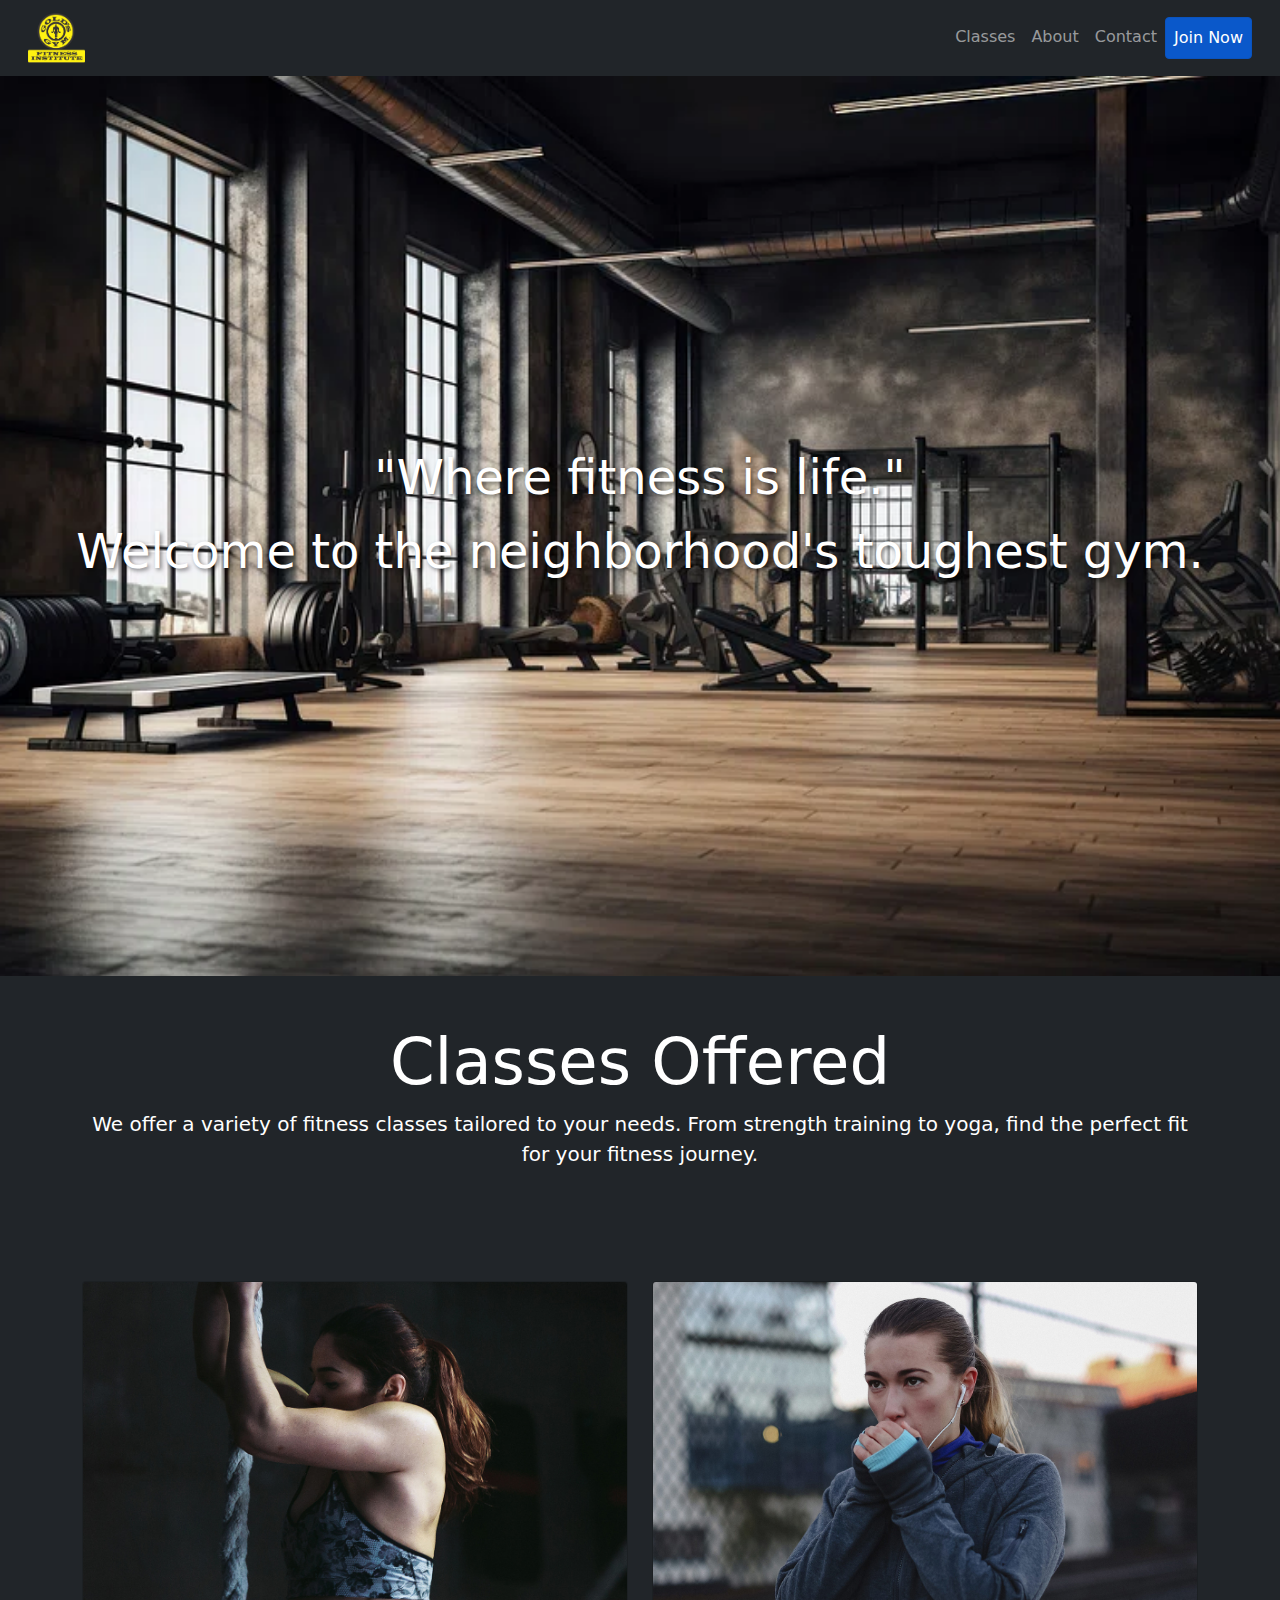
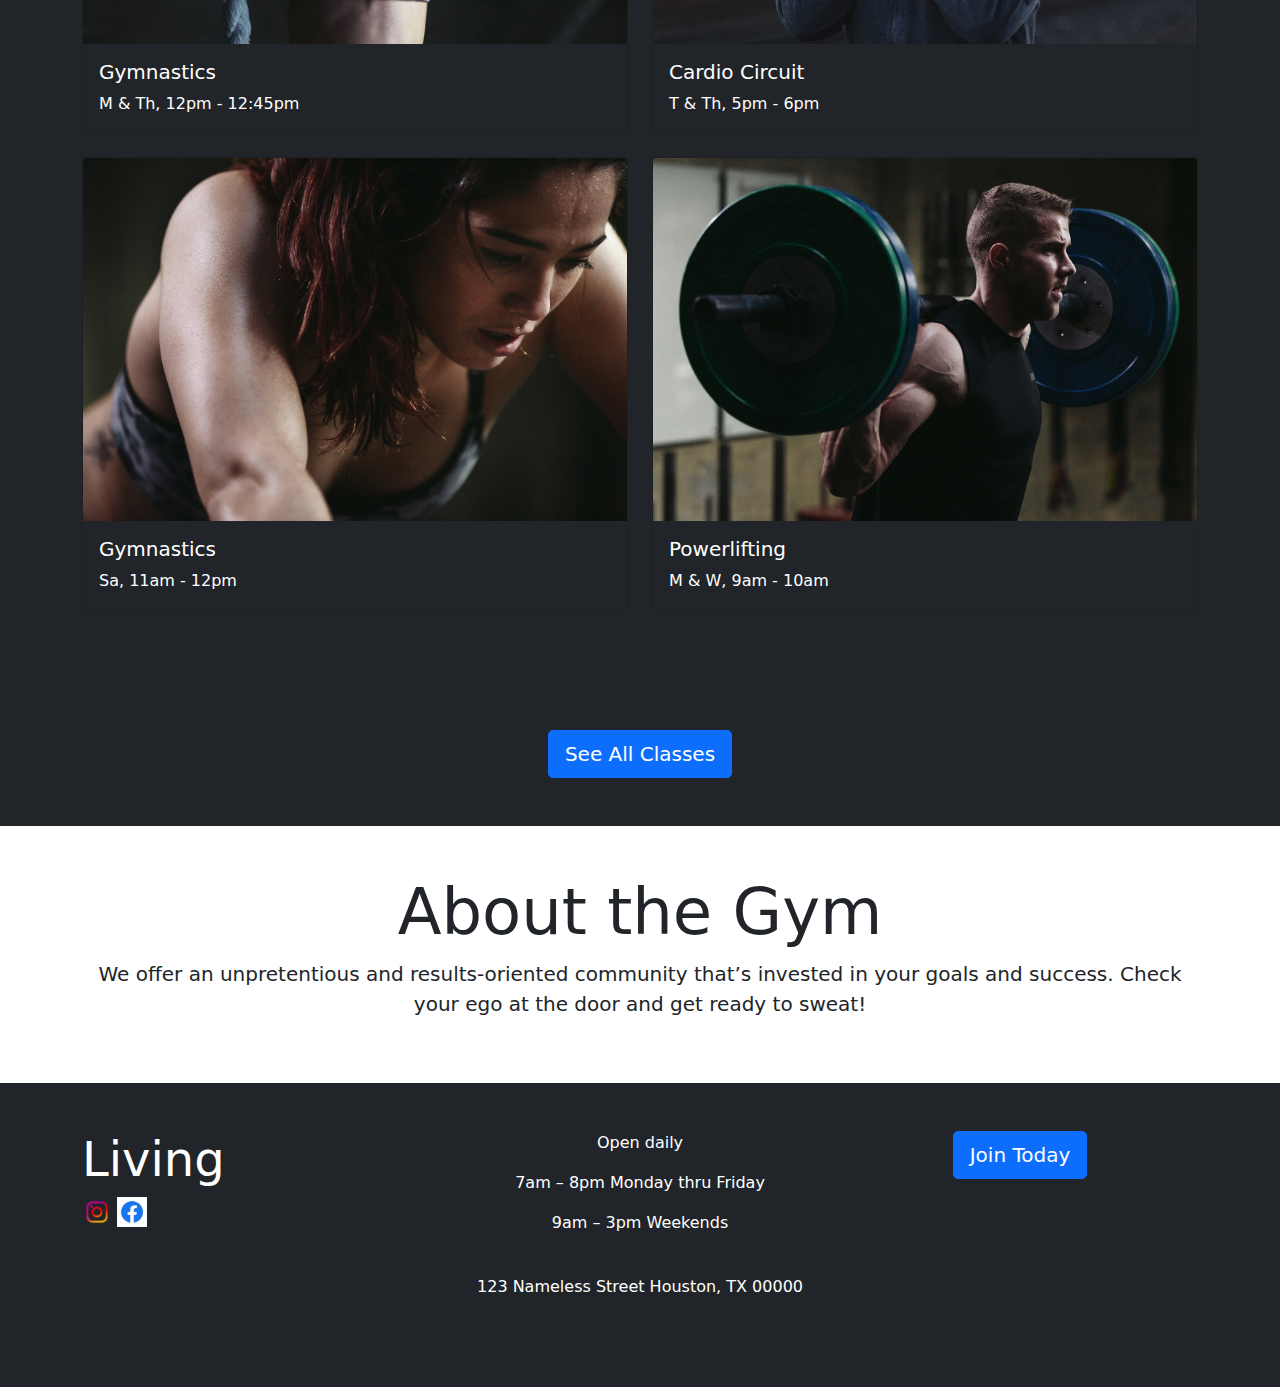
<file: index.html>
<!DOCTYPE html>
<html lang="en">
<head>
    <meta charset="UTF-8">
    <meta name="viewport" content="width=device-width, initial-scale=1.0">
    <title>International Gym</title>
    <link rel="stylesheet" href="css/bootstrap.css">
    
    <style>
         
         .navbar-brand img {
            height: 50px;          
            width: auto;
        }
        
        .overlay {
            height: 100vh;
            background-image: url(images/f2.webp);
            background-size: cover;
            background-position: center;
            display: flex;
            justify-content: center;
            align-items: center;
            text-align: center;
        }
        .overlay-text {
            font-size: 3rem;
            color: white;
            text-shadow: 2px 2px 4px rgba(0, 0, 0, 0.5);
        }
        .class-img {
            height: 100%;
            width: 100%;
            object-fit: cover;
        }
        .see-all-button {
            text-align: center;
            margin-top: 20px;
        }

        .navbar-brand img {
            height: 50px; 
        }

        .social-icons img {
            height: 30px; 
            width: auto;
        }
        .zoom {
        overflow: hidden;
        position: relative;
    }

    .zoom-img {
        transition: transform 0.3s ease;
    }

    .zoom:hover .zoom-img {
        transform: scale(1.1);
    }
   
    </style>
</head>
<body>
    <nav class="navbar navbar-expand-lg navbar-dark bg-dark d-flex justify-content-end px-3">
        <div class="container-fluid">
            <a class="navbar-brand" href="#"><img src="images/Gold-Gym-Fitness-Institute-Logo-PNG.png" alt="International Gym Logo"></a>
            <button class="navbar-toggler" type="button" data-bs-toggle="collapse" data-bs-target="#navbarSupportedContent" aria-controls="navbarSupportedContent" aria-expanded="false" aria-label="Toggle navigation">
                <span class="navbar-toggler-icon"></span>
            </button>
            <div class="collapse navbar-collapse" id="navbarSupportedContent">
                <ul class="navbar-nav ms-auto">
                    
                    <li class="nav-item">
                        <a class="nav-link" href="classes.html">Classes</a>
                    </li>
                    <li class="nav-item">
                        <a class="nav-link" href="about.html" target="_blank">About</a>
                    </li>
                    <li class="nav-item">
                        <a class="nav-link" href="contact.html">Contact</a>
                    </li>
                    <li class="nav-item">
                        <a class="nav-link active btn btn-primary" href="contact.html">Join Now</a>
                    </li>
                </ul>
            </div>
        </div>
    </nav>

    <div class="container-fluid overlay">
        <div class="row">
            <div class="col d-flex align-items-center justify-content-center" style="height: 100vh;">
                <div class="text-center">
                    <h1 class="overlay-text">"Where fitness is life."</h1>
                    <p class="overlay-text">Welcome to the neighborhood's toughest gym.</p>
                </div>
            </div>
        </div>
    </div>

    <!-- Classes offered section -->
    <section class="black-image-section bg-dark text-white py-5">
        <div class="container">
            <div class="row">
                <div class="col-md-12 text-center">
                    <h2 class="display-3">Classes Offered</h2>
                    <p class="lead">We offer a variety of fitness classes tailored to your needs. From strength training to yoga, find the perfect fit for your fitness journey.</p>
                </div>
            </div>
        </div>
    </section>

    <!-- Image grid section -->
<section class="image-grid bg-dark py-5">
    <div class="container">
        <div class="row">
            <div class="col-md-6 mb-4">
                <div class="card bg-dark text-white">
                    <div class="zoom">
                        <img src="images/picture.jpg" class="card-img-top zoom-img" alt="Pull Your Weight">
                    </div>
                    <div class="card-body">
                        <h5 class="card-title">Gymnastics</h5>
                        <p class="card-text">M & Th, 12pm - 12:45pm</p>
                    </div>
                </div>
            </div>
            <div class="col-md-6 mb-4">
                <div class="card bg-dark text-white">
                    <div class="zoom">
                        <img src="images/pic2.jpg" class="card-img-top zoom-img" alt="Cardio Circuit">
                    </div>
                    <div class="card-body">
                        <h5 class="card-title">Cardio Circuit</h5>
                        <p class="card-text">T & Th, 5pm - 6pm</p>
                    </div>
                </div>
            </div>
            <div class="col-md-6 mb-4">
                <div class="card bg-dark text-white">
                    <div class="zoom">
                        <img src="images/pic3.jpg" class="card-img-top zoom-img" alt="Gymnastics">
                    </div>
                    <div class="card-body">
                        <h5 class="card-title">Gymnastics</h5>
                        <p class="card-text">Sa, 11am - 12pm</p>
                    </div>
                </div>
            </div>
            <div class="col-md-6 mb-4">
                <div class="card bg-dark text-white">
                    <div class="zoom">
                        <img src="images/pic4.jpg" class="card-img-top zoom-img" alt="Powerlifting">
                    </div>
                    <div class="card-body">
                        <h5 class="card-title">Powerlifting</h5>
                        <p class="card-text">M & W, 9am - 10am</p>
                    </div>
                </div>
            </div>
        </div>
    </div>
</section>

    
    <!-- See All Classes button section -->
    <section class="see-all-classes-button bg-dark py-5">
        <div class="container">
            <div class="row">
                <div class="col-md-12 text-center">
                    <a href="classes.html" class="btn btn-lg btn-primary">See All Classes</a>
                </div>
            </div>
        </div>
    </section>

    <!-- About the Gym section -->
    <section class="about-gym-section bg-white text-dark py-5">
        <div class="container">
            <div class="row">
                <div class="col-md-12 text-center">
                    <h2 class="display-3">About the Gym</h2>
                    <p class="lead">We offer an unpretentious and results-oriented community that’s invested in your goals and success. Check your ego at the door and get ready to sweat!</p>
                </div>
            </div>
        </div>
    </section>

    <!-- Join Section -->
    <section class="join-section bg-dark text-white py-5">
        <div class="container">
            <div class="row">
                <div class="col-md-4 mb-4">
                    <h3 class="display-5">Living</h3>
                    <div class="social-icons">
                        <a href="https://www.instagram.com/" class="text-white"><img src="images/insta.png" alt="Instagram" class="img-fluid"></a>
                        <a href="https://www.facebook.com/" class="text-white"><img src="images/facebook.jpg" alt="Facebook" class="img-fluid"></a>
                    </div>
                </div>
                <div class="col-md-4 mb-4 text-center">
                    <p class="open-hours">Open daily</p>
                    <p>7am – 8pm Monday thru Friday</p>
                    <p>9am – 3pm Weekends</p>
                    <p><br> 123 Nameless Street Houston, TX 00000</p>
                </div>
                <div class="col-md-4 mb-4 text-center">
                    <a href="join.html" class="btn btn-lg btn-primary">Join Today</a>
                </div>
            </div>
        </div>
    </section>

    <!-- Bootstrap JS -->
    <script src="js/bootstrap.js"></script>
</body>
</html>
</file>
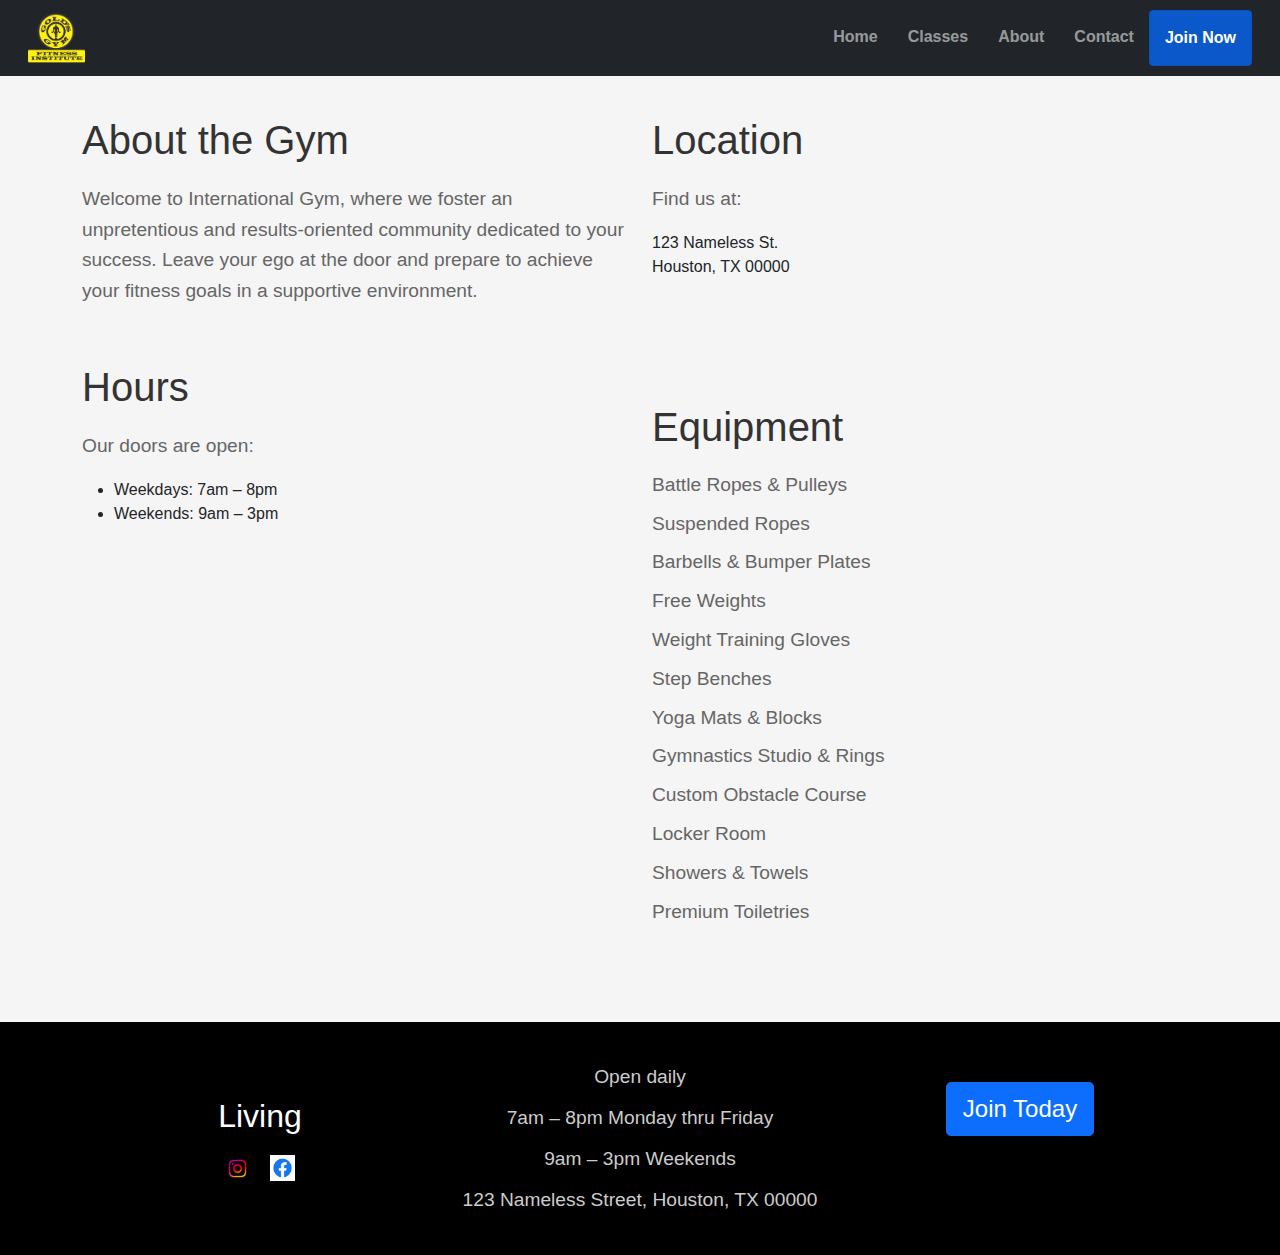
<file: about.html>
<!DOCTYPE html>
<html lang="en">
<head>
    <meta charset="UTF-8">
    <meta name="viewport" content="width=device-width, initial-scale=1.0">
    <title>About International Gym</title>
    <link rel="stylesheet" href="css/bootstrap.css">
    <link rel="stylesheet" href="css/my.css">
    <style>
        body {
            font-family: Arial, sans-serif;
            background-color: #f5f5f5; /* Light gray background */
            margin: 0;
            padding: 0;
        }

        .navbar-brand img {
            max-height: 50px; /* Adjust the maximum height as needed */
            width: auto;
        }

       

        .about-page {
            padding: 40px;
            text-align: left; /* Center content changed to left */
        }

        .about-page h2 {
            font-size: 2.5rem;
            margin-bottom: 20px; /* Space below heading */
            color: #333;
        }

        .about-page p {
            font-size: 1.2rem;
            line-height: 1.6; /* Increased line height for better readability */
            color: #666;
        }

        .about-page .row {
            margin-bottom: 40px; /* Increased space between rows */
        }

        .about-page .row .col {
            padding: 0 15px; /* Padding around columns */
        }

        .equipment-list {
            margin-top: 40px;
            text-align: left;
        }

        .equipment-list h2 {
            font-size: 2.5rem;
            margin-bottom: 20px; /* Space below heading */
            color: #333;
        }

        .equipment-list ul {
            list-style-type: none;
            padding: 0;
        }

        .equipment-list ul li {
            font-size: 1.2rem;
            margin-bottom: 10px;
            color: #666;
        }

        .join-section {
            background-color: #000000; /* Black background */
            color: #ffffff; /* White text */
            padding: 40px 0;
        }

        .join-section .left-content {
            display: flex;
            align-items: center;
            justify-content: center;
            flex-direction: column;
        }

        .join-section .left-content h3 {
            font-size: 2rem;
            margin-bottom: 20px;
        }

        .join-section .social-icons {
            display: flex;
            justify-content: center;
            align-items: center;
        }

        .join-section .social-icons a {
            margin: 0 10px;
        }

        .join-section .social-icons a img {
            width: 25px; /* Adjust the width to your preference */
            height: auto; /* Maintain aspect ratio */
        }

        .join-section .center-content {
            text-align: center;
            font-size: 1.2rem;
            line-height: 1.6;
        }

        .join-section .center-content p {
            margin-bottom: 10px;
            color: #cccccc; /* Light gray text */
        }

        .join-section .center-content p:last-child {
            margin-bottom: 0;
        }

        .join-section .join-button {
            text-align: center;
            margin-top: 20px;
        }

        .join-section .join-button .btn {
            font-size: 1.5rem;
        }
    </style>
</head>
<body>
    <nav class="navbar navbar-expand-lg navbar-dark bg-dark d-flex justify-content-end px-3">
        <div class="container-fluid">
            <a class="navbar-brand" href="#"><img src="images/Gold-Gym-Fitness-Institute-Logo-PNG.png" alt="International Gym Logo"></a>
            <button class="navbar-toggler" type="button" data-bs-toggle="collapse" data-bs-target="#navbarSupportedContent" aria-controls="navbarSupportedContent" aria-expanded="false" aria-label="Toggle navigation">
                <span class="navbar-toggler-icon"></span>
            </button>
            <div class="collapse navbar-collapse" id="navbarSupportedContent">
                <ul class="navbar-nav ms-auto">
                    <li class="nav-item">
                        <a class="nav-link" href="index.html">Home</a>
                    </li>
                    <li class="nav-item">
                        <a class="nav-link" href="classes.html">Classes</a>
                    </li>
                    <li class="nav-item">
                        <a class="nav-link" href="about.html" target="_blank">About</a>
                    </li>
                    <li class="nav-item">
                        <a class="nav-link" href="contact.html">Contact</a>
                    </li>
                    <li class="nav-item">
                        <a class="nav-link active btn btn-primary" href="contact.html">Join Now</a>
                    </li>
                </ul>
            </div>
        </div>
    </nav>


    <div id="about" class="about-page">
        <div class="container">
            <div class="row">
                <div class="col-md-6">
                    <h2>About the Gym</h2>
                    <p>Welcome to International Gym, where we foster an unpretentious and results-oriented community dedicated to your success. Leave your ego at the door and prepare to achieve your fitness goals in a supportive environment.</p>
                </div>
                <div class="col-md-6">
                    <h2>Location</h2>
                    <p>Find us at:</p>
                    <address>
                        123 Nameless St.<br>
                        Houston, TX 00000
                    </address>
                </div>
            </div>
            <div class="row">
                <div class="col-md-6">
                    <h2>Hours</h2>
                    <p>Our doors are open:</p>
                    <ul>
                        <li>Weekdays: 7am – 8pm</li>
                        <li>Weekends: 9am – 3pm</li>
                    </ul>
                </div>
                <div class="col-md-6">
                    <!-- Equipment List -->
                    <div class="equipment-list">
                        <h2>Equipment</h2>
                        <ul>
                            <li>Battle Ropes & Pulleys</li>
                            <li>Suspended Ropes</li>
                            <li>Barbells & Bumper Plates</li>
                            <li>Free Weights</li>
                            <li>Weight Training Gloves</li>
                            <li>Step Benches</li>
                            <li>Yoga Mats & Blocks</li>
                            <li>Gymnastics Studio & Rings</li>
                            <li>Custom Obstacle Course</li>
                            <li>Locker Room</li>
                            <li>Showers & Towels</li>
                            <li>Premium Toiletries</li>
                        </ul>
                    </div>
                </div>
            </div>
        </div>
    </div>

    <!-- Join Section -->
    <section class="join-section">
        <div class="container">
            <div class="row">
                <div class="col-md-4 left-content">
                    <h3>Living</h3>
                    <div class="social-icons">
                        <a href="https://www.instagram.com/"><img src="images/insta.png" alt="Instagram"></a>
                        <a href="https://www.facebook.com/"><img src="images/facebook.jpg" alt="Facebook"></a>
                    </div>
                </div>
                <div class="col-md-4 center-content">
                    <p class="open-hours">Open daily</p>
                    <p>7am – 8pm Monday thru Friday</p>
                    <p>9am – 3pm Weekends</p>
                    <p>123 Nameless Street, Houston, TX 00000</p>
                </div>
                <div class="col-md-4 join-button">
                    <a href="join.html" class="btn btn-lg btn-primary">Join Today</a>
                </div>
            </div>
        </div>
    </section>

    
    <script src="js/bootstrap.js"></script>
</body>
</html>
</file>
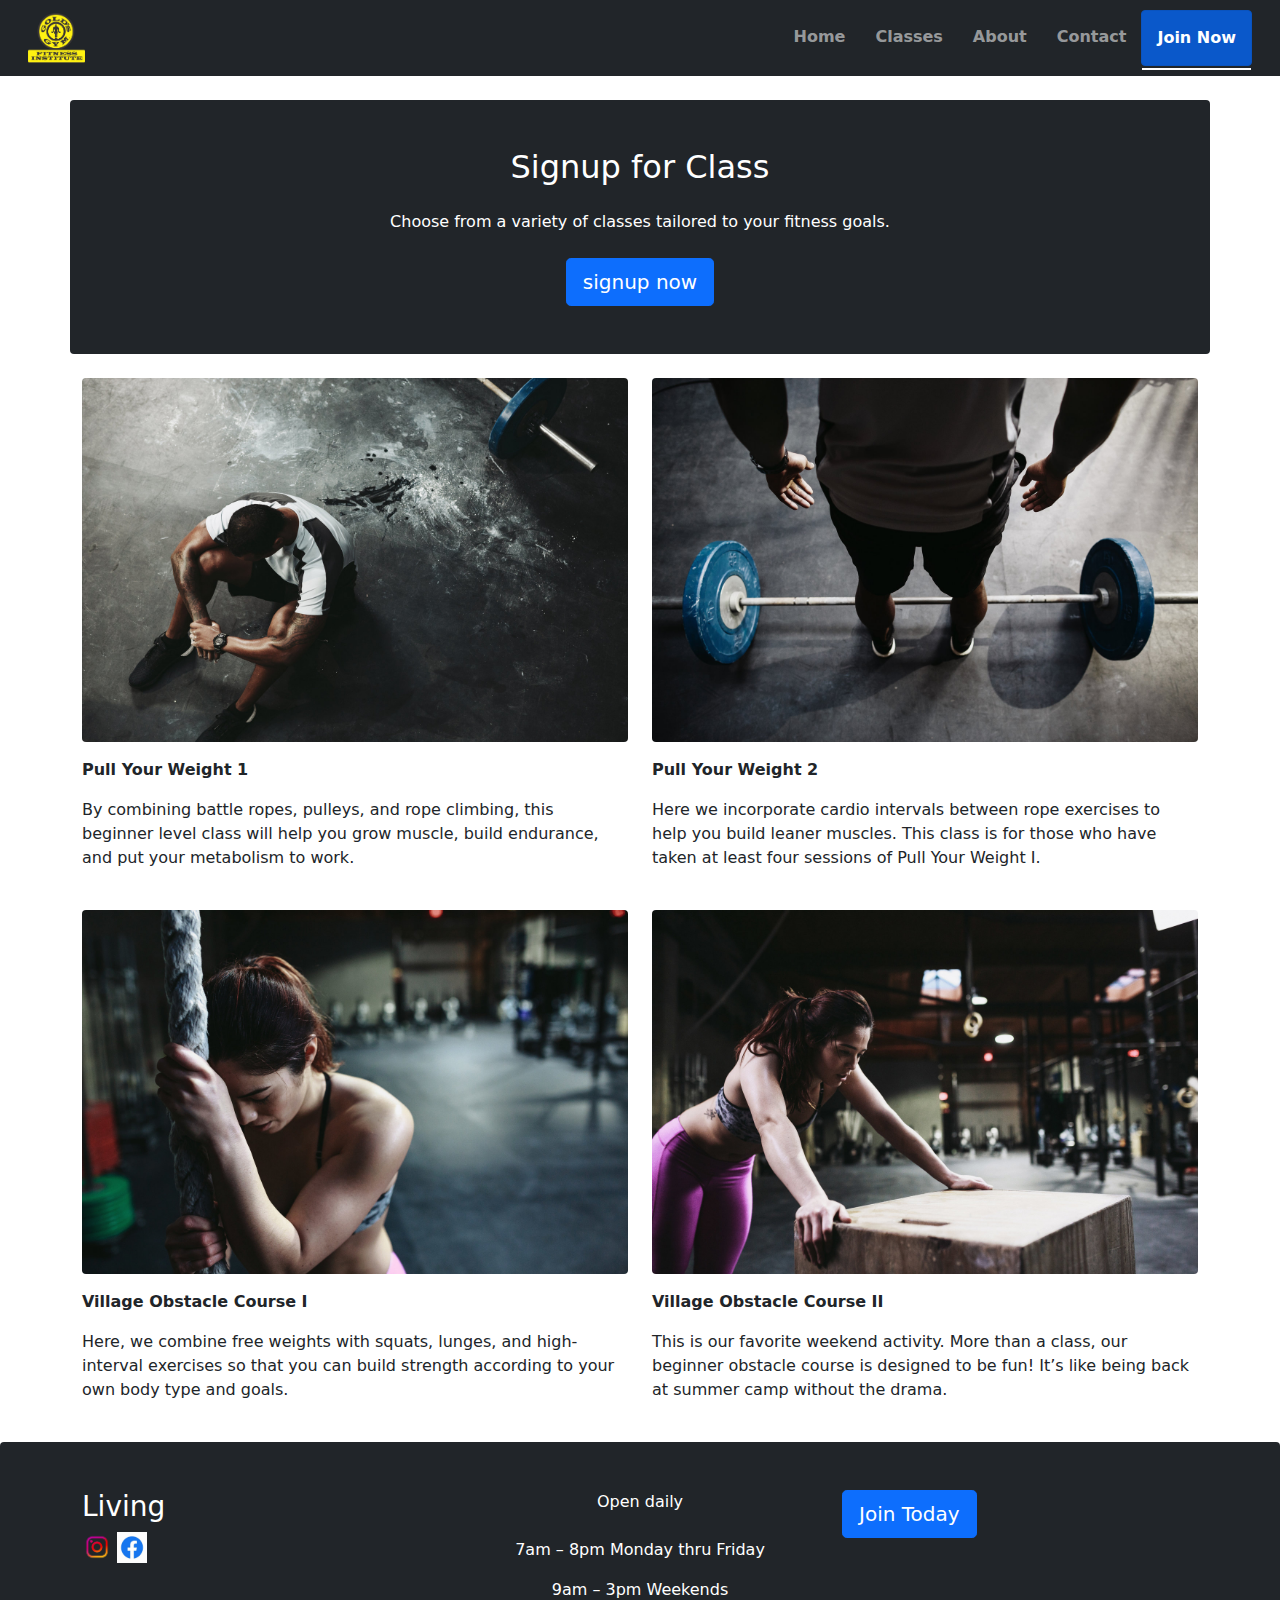
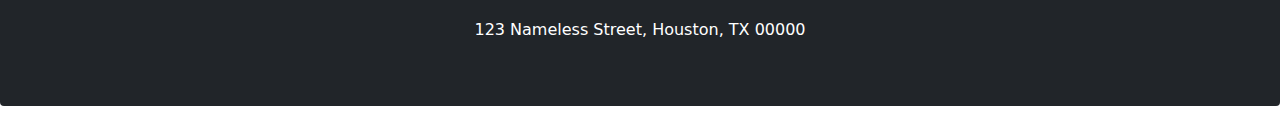
<file: classes.html>
<!DOCTYPE html>
<html lang="en">
<head>
    <meta charset="UTF-8">
    <meta name="viewport" content="width=device-width, initial-scale=1.0">
    <title>Classes Offered</title>
    <!-- Bootstrap CSS -->
    <link rel="stylesheet" href="css/bootstrap.css">
    <!-- Custom CSS (my.css is kept separate) -->
    <link rel="stylesheet" href="css/my.css">
    <style>
          .navbar-brand img {
            max-height: 50px; /* Adjust the maximum height as needed */
            width: auto;
        }

        .navbar-nav .nav-item .nav-link {
            position: relative;
            transition: color 0.3s;
        }

        .navbar-nav .nav-item .nav-link::after {
            content: '';
            position: absolute;
            width: 100%;
            height: 2px;
            bottom: -5px;
            left: 0;
            background-color: transparent;
            transition: background-color 0.3s, width 0.3s;
        }

        .navbar-nav .nav-item .nav-link.active::after {
            background-color: #ffffff; /* Change to your preferred underline color */
            width: 100%;
        }
        /* Custom CSS for specific adjustments */
        .social-icons img {
            width: 30px; /* Adjust size of social icons */
            height: auto;
        }
      
    </style>
</head>
<body>
    <nav class="navbar navbar-expand-lg navbar-dark bg-dark d-flex justify-content-end px-3">
        <div class="container-fluid">
            <a class="navbar-brand" href="#"><img src="images/Gold-Gym-Fitness-Institute-Logo-PNG.png" alt="International Gym Logo"></a>
            <button class="navbar-toggler" type="button" data-bs-toggle="collapse" data-bs-target="#navbarSupportedContent" aria-controls="navbarSupportedContent" aria-expanded="false" aria-label="Toggle navigation">
                <span class="navbar-toggler-icon"></span>
            </button>
            <div class="collapse navbar-collapse" id="navbarSupportedContent">
                <ul class="navbar-nav ms-auto">
                    <li class="nav-item">
                        <a class="nav-link" href="index.html">Home</a>
                    </li>
                    <li class="nav-item">
                        <a class="nav-link" href="classes.html">Classes</a>
                    </li>
                    <li class="nav-item">
                        <a class="nav-link" href="about.html" target="_blank">About</a>
                    </li>
                    <li class="nav-item">
                        <a class="nav-link" href="contact.html">Contact</a>
                    </li>
                    <li class="nav-item">
                        <a class="nav-link active btn btn-primary" href="contact.html">Join Now</a>
                    </li>
                </ul>
            </div>
        </div>
    </nav>

    

    <!-- Signup Row -->
    <div class="container signup-row bg-dark text-white py-5 my-4 rounded">
        <div class="row">
            <div class="col-md-12 text-center">
                <h2 class="mb-4">Signup for Class</h2>
                <p class="mb-4">Choose from a variety of classes tailored to your fitness goals.</p>
                <a href="signup.html" class="btn btn-primary btn-lg">signup now</a>
            </div>
        </div>
    </div>

    <!-- Picture Row 1 -->
    <div class="container picture-row my-4">
        <div class="row">
            <div class="col-md-6">
                <img src="images/w1.jpg" alt="Weight Training Image" class="img-fluid rounded">
                <p class="mt-3"><strong>Pull Your Weight 1</strong></p>
                <p>By combining battle ropes, pulleys, and rope climbing, this beginner level class will help you grow muscle, build endurance, and put your metabolism to work.</p>
            </div>
            <div class="col-md-6">
                <img src="images/w2.jpg" alt="W2 Image" class="img-fluid rounded">
                <p class="mt-3"><strong>Pull Your Weight 2</strong></p>
                <p>Here we incorporate cardio intervals between rope exercises to help you build leaner muscles. This class is for those who have taken at least four sessions of Pull Your Weight I.</p>
            </div>
        </div>
    </div>

    <!-- Picture Row 2 -->
    <div class="container picture-row my-4">
        <div class="row">
            <div class="col-md-6">
                <img src="images/w3.jpg" alt="W3 Image" class="img-fluid rounded">
                <p class="mt-3"><strong>Village Obstacle Course I</strong></p>
                <p>Here, we combine free weights with squats, lunges, and high-interval exercises so that you can build strength according to your own body type and goals.</p>
            </div>
            <div class="col-md-6">
                <img src="images/w4.jpg" alt="W4 Image" class="img-fluid rounded">
                <p class="mt-3"><strong>Village Obstacle Course II</strong></p>
                <p>This is our favorite weekend activity. More than a class, our beginner obstacle course is designed to be fun! It’s like being back at summer camp without the drama.</p>
            </div>
        </div>
    </div>

    <!-- Join Section -->
    <section class="join-section bg-dark text-white py-5 my-4 rounded">
        <div class="container">
            <div class="row">
                <div class="col-md-4">
                    <h3>Living</h3>
                    <div class="social-icons">
                        <a href="https://www.instagram.com/" class="mr-2"><img src="images/insta.png" alt="Instagram"></a>
                        <a href="https://www.facebook.com/"><img src="images/facebook.jpg" alt="Facebook"></a>
                    </div>
                </div>
                <div class="col-md-4 text-center">
                    <p class="open-hours mb-4">Open daily</p>
                    <p>7am – 8pm Monday thru Friday</p>
                    <p>9am – 3pm Weekends</p>
                    <p>123 Nameless Street, Houston, TX 00000</p>
                </div>
                <div class="col-md-4 text-right">
                    <a href="join.html" class="btn btn-lg btn-primary">Join Today</a>
                </div>
            </div>
        </div>
    </section>

    <!-- Bootstrap JS and dependencies -->
    
    <script src="js/bootstrap.js"></script>
    <script src="js/my.js"></script>
</body>
</html>
</file>
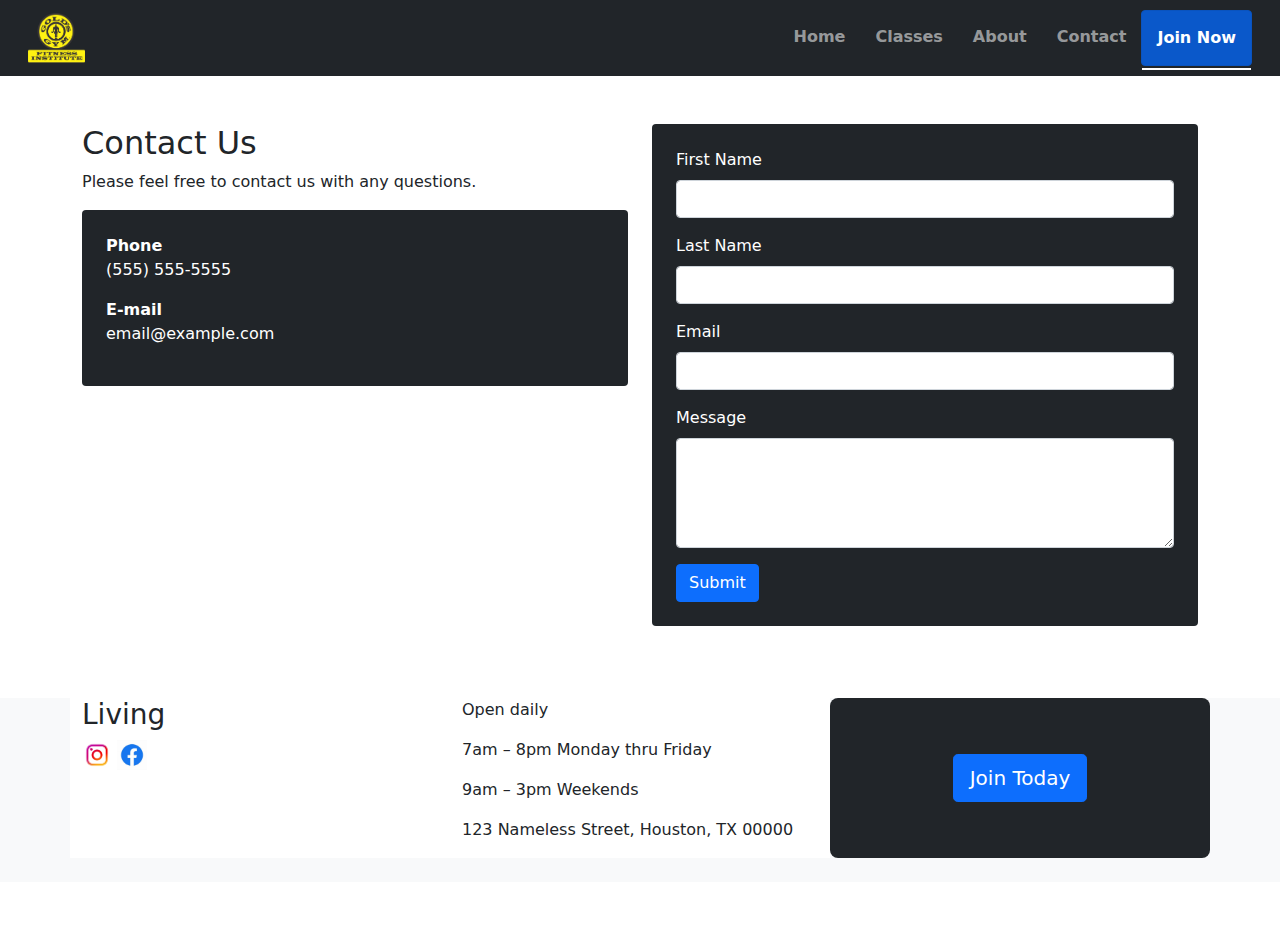
<file: contact.html>
<!DOCTYPE html>
<html lang="en">
<head>
    <meta charset="UTF-8">
    <meta name="viewport" content="width=device-width, initial-scale=1.0">
    <title>Contact Us</title>
    <!-- Bootstrap CSS -->
    <link rel="stylesheet" href="css/bootstrap.css">
    <!-- Custom CSS -->
    <link rel="stylesheet" href="css/my.css">
    <style>
         .navbar-brand img {
            max-height: 50px; /* Adjust the maximum height as needed */
            width: auto;
        }

        .navbar-nav .nav-item .nav-link {
            position: relative;
            transition: color 0.3s;
        }

        .navbar-nav .nav-item .nav-link::after {
            content: '';
            position: absolute;
            width: 100%;
            height: 2px;
            bottom: -5px;
            left: 0;
            background-color: transparent;
            transition: background-color 0.3s, width 0.3s;
        }

        .navbar-nav .nav-item .nav-link.active::after {
            background-color: #ffffff; /* Change to your preferred underline color */
            width: 100%;
        }
        /* Custom CSS for specific adjustments */
        .social-icons img {
            width: 30px; /* Adjust size of social icons */
            height: auto;
        }
        .join-section .col-md-4 {
            background-color: #fff; /* Set default background color */
        }
        .join-section .col-md-4:last-child {
            background-color: #000; /* Set black background color for last div */
            color: #fff; /* Set text color to white */
            padding: 20px; /* Add padding for better spacing */
            border-radius: 8px; /* Add border-radius for rounded corners */
        }
    </style>
</head>
<body>
    <nav class="navbar navbar-expand-lg navbar-dark bg-dark d-flex justify-content-end px-3">
        <div class="container-fluid">
            <a class="navbar-brand" href="#"><img src="images/Gold-Gym-Fitness-Institute-Logo-PNG.png" alt="International Gym Logo"></a>
            <button class="navbar-toggler" type="button" data-bs-toggle="collapse" data-bs-target="#navbarSupportedContent" aria-controls="navbarSupportedContent" aria-expanded="false" aria-label="Toggle navigation">
                <span class="navbar-toggler-icon"></span>
            </button>
            <div class="collapse navbar-collapse" id="navbarSupportedContent">
                <ul class="navbar-nav ms-auto">
                    <li class="nav-item">
                        <a class="nav-link" href="index.html">Home</a>
                    </li>
                    <li class="nav-item">
                        <a class="nav-link" href="classes.html">Classes</a>
                    </li>
                    <li class="nav-item">
                        <a class="nav-link" href="about.html" target="_blank">About</a>
                    </li>
                    <li class="nav-item">
                        <a class="nav-link" href="contact.html">Contact</a>
                    </li>
                    <li class="nav-item">
                        <a class="nav-link active btn btn-primary" href="contact.html">Join Now</a>
                    </li>
                </ul>
            </div>
        </div>
    </nav>

    </nav>

    <section class="contact-section mt-5 mb-5">
        <div class="container">
            <div class="row">
                <div class="col-lg-6 mb-4">
                    <h2>Contact Us</h2>
                    <p>Please feel free to contact us with any questions.</p>
                    <div class="contact-info bg-dark text-white p-4 rounded">
                        <p><strong>Phone</strong><br>(555) 555-5555</p>
                        <p><strong>E-mail</strong><br>email@example.com</p>
                    </div>
                </div>
                <div class="col-lg-6 mb-4">
                    <div class="contact-form bg-dark text-white p-4 rounded">
                        <form action="#" method="post">
                            <div class="mb-3">
                                <label for="firstName" class="form-label">First Name</label>
                                <input type="text" class="form-control" id="firstName" name="firstName" required>
                            </div>
                            <div class="mb-3">
                                <label for="lastName" class="form-label">Last Name</label>
                                <input type="text" class="form-control" id="lastName" name="lastName" required>
                            </div>
                            <div class="mb-3">
                                <label for="email" class="form-label">Email</label>
                                <input type="email" class="form-control" id="email" name="email" required>
                            </div>
                            <div class="mb-3">
                                <label for="message" class="form-label">Message</label>
                                <textarea class="form-control" id="message" name="message" rows="4" required></textarea>
                            </div>
                            <button type="submit" class="btn btn-primary">Submit</button>
                        </form>
                    </div>
                </div>
            </div>
        </div>
    </section>

    <section class="join-section bg-light mt-5 mb-5">
        <div class="container">
            <div class="row">
                <div class="col-md-4 mb-4">
                    <h3>Living</h3>
                    <div class="social-icons">
                        <a href="https://www.instagram.com/" target="_blank"><img src="images/insta.png" alt="Instagram"></a>
                        <a href="https://www.facebook.com/" target="_blank"><img src="images/facebook.jpg" alt="Facebook"></a>
                    </div>
                </div>
                <div class="col-md-4 mb-4">
                    <p class="open-hours">Open daily</p>
                    <p>7am – 8pm Monday thru Friday</p>
                    <p>9am – 3pm Weekends</p>
                    <p>123 Nameless Street, Houston, TX 00000</p>
                </div>
                <div class="col-md-4 mb-4 d-flex align-items-center justify-content-center bg-dark">
                    <a href="join.html" class="btn btn-lg btn-primary">Join Today</a>
                </div>
            </div>
        </div>
    </section>

    <!-- Bootstrap JS Bundle (Bootstrap JS and Popper JS) -->
    <script src="js/bootstrap.js"></script>
    <script src="js/my.js"></script>
</body>
</html>
</file>
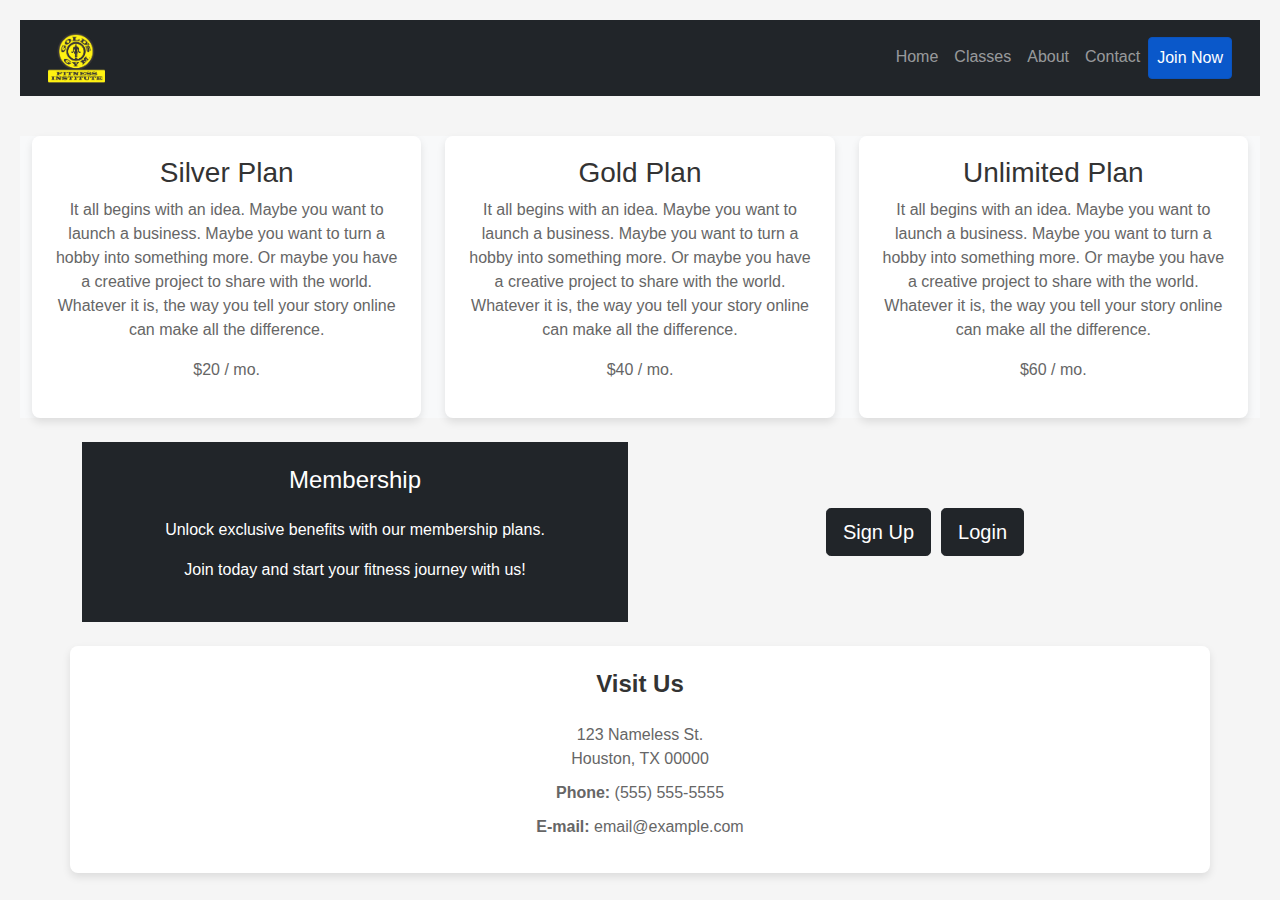
<file: join.html>
<!DOCTYPE html>
<html lang="en">
<head>
    <meta charset="UTF-8">
    <meta name="viewport" content="width=device-width, initial-scale=1.0">
    <title>Join Now</title>
    <!-- Bootstrap CSS -->
    <link rel="stylesheet" href="css/bootstrap.css">
    <!-- Custom CSS -->
    <style>
        body {
            font-family: Arial, sans-serif;
            background-color: #f5f5f5;
            padding: 20px;
        }

        /* Apply black border to all divs */
      

        .navbar-brand img {
            height: 50px; /* Adjusted height for logo */
            width: auto;
        }
        .pricing-container {
            margin-top: 40px;
        }

        .pricing-card {
            background-color: #ffffff;
            border-radius: 8px;
            box-shadow: 0 4px 8px rgba(0, 0, 0, 0.1);
            padding: 20px;
            text-align: center;
            transition: transform 0.3s ease;
        }

        .pricing-card:hover {
            transform: translateY(-5px);
        }

        .pricing-card h3 {
            color: #333333;
        }

        .pricing-card p {
            color: #666666;
        }

        .additional-info {
            margin-top: 40px;
            background-color: #ffffff;
            border-radius: 8px;
            box-shadow: 0 4px 8px rgba(0, 0, 0, 0.1);
            padding: 20px;
        }

        .additional-info h4 {
            color: #333333;
        }

        .additional-info p {
            color: #666666;
            margin-bottom: 10px;
        }
   
    </style>
</head>
<body >
    <nav class="navbar navbar-expand-lg navbar-dark bg-dark d-flex justify-content-end px-3">
        <div class="container-fluid">
            <a class="navbar-brand" href="#"><img src="images/Gold-Gym-Fitness-Institute-Logo-PNG.png" alt="International Gym Logo"></a>
            <button class="navbar-toggler" type="button" data-bs-toggle="collapse" data-bs-target="#navbarSupportedContent" aria-controls="navbarSupportedContent" aria-expanded="false" aria-label="Toggle navigation">
                <span class="navbar-toggler-icon"></span>
            </button>
            <div class="collapse navbar-collapse" id="navbarSupportedContent">
                <ul class="navbar-nav ms-auto">
                    <li class="nav-item">
                        <a class="nav-link" href="index.html">Home</a>
                    </li>
                    <li class="nav-item">
                        <a class="nav-link" href="classes.html">Classes</a>
                    </li>
                    <li class="nav-item">
                        <a class="nav-link" href="about.html" target="_blank">About</a>
                    </li>
                    <li class="nav-item">
                        <a class="nav-link" href="contact.html">Contact</a>
                    </li>
                    <li class="nav-item">
                        <a class="nav-link active btn btn-primary" href="contact.html">Join Now</a>
                    </li>
                </ul>
            </div>
        </div>
    </nav>



   <!-- Pricing Plans -->
<div class="container-fluid mt-4 "  >
    <div class="row pricing-container">
        <div class="col-md-4 bg-light text-white">
            <div class="pricing-card">
                <h3>Silver Plan</h3>
                <p>It all begins with an idea. Maybe you want to launch a business. Maybe you want to turn a hobby into something more. Or maybe you have a creative project to share with the world. Whatever it is, the way you tell your story online can make all the difference.</p>
                <p>$20 / mo.</p>
            </div>
        </div>
        <div class="col-md-4 bg-light text-dark">
            <div class="pricing-card">
                <h3>Gold Plan</h3>
                <p>It all begins with an idea. Maybe you want to launch a business. Maybe you want to turn a hobby into something more. Or maybe you have a creative project to share with the world. Whatever it is, the way you tell your story online can make all the difference.</p>
                <p>$40 / mo.</p>
            </div>
        </div>
        <div class="col-md-4 bg-light text-dark">
            <div class="pricing-card">
                <h3>Unlimited Plan</h3>
                <p>It all begins with an idea. Maybe you want to launch a business. Maybe you want to turn a hobby into something more. Or maybe you have a creative project to share with the world. Whatever it is, the way you tell your story online can make all the difference.</p>
                <p>$60 / mo.</p>
            </div>
        </div>
    </div>
</div>

<!-- Membership Section -->
<div class="container mt-4" >
    <div class="row">
        <div class="col-md-6">
            <div class="membership-box bg-dark text-white p-4">
                <h4 class="text-center mb-4">Membership</h4>
                <p class="text-center">Unlock exclusive benefits with our membership plans.</p>
                <p class="text-center">Join today and start your fitness journey with us!</p>
            </div>
        </div>
        <div class="col-md-6 d-flex align-items-center justify-content-center  ">
            <a href="signup.html" class="btn btn-dark btn-lg mr-3"style="margin-right: 10px;">Sign Up</a>
            <a href="login.html" class="btn btn-dark btn-lg mr-3">Login</a>
        </div>
        
    </div>
</div>


<!-- Additional Information -->
<div class="container additional-info mt-4 p-4">
    <h4 class="text-center mb-4 "><b>Visit Us</b></h4>
    <p class="text-center">123 Nameless St.<br>Houston, TX 00000</p>
    <p class="text-center"><strong>Phone:</strong> (555) 555-5555</p>
    <p class="text-center"><strong>E-mail:</strong> email@example.com</p>
</div>
    <!-- Bootstrap JS and dependencies -->
    
    <script src="js/bootstrap.js"></script>
    <script src="js/my.js"></script>        
</body>
</html>
</file>
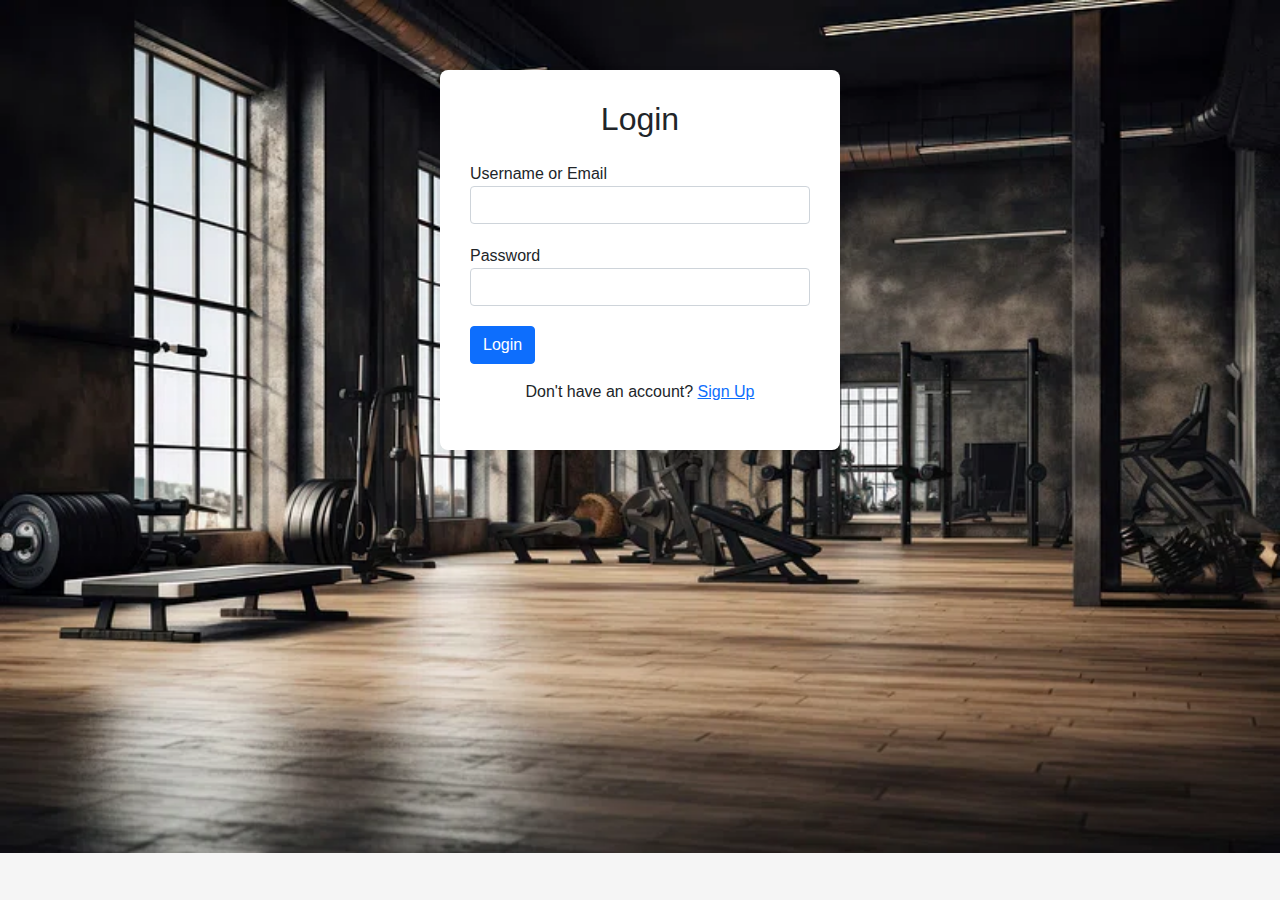
<file: login.html>
<!DOCTYPE html>
<html lang="en">
<head>
    <meta charset="UTF-8">
    <meta name="viewport" content="width=device-width, initial-scale=1.0">
    <title>Login Page</title>
    <!-- Bootstrap CSS -->
    <link rel="stylesheet" href="css/bootstrap.css">
    <link rel="stylesheet" href="css/my.css">
    <!-- Custom CSS -->
    <style>
        body {
            font-family: Arial, sans-serif;
            background-color: #f5f5f5;
            padding: 20px;
        }

        .login-container {
            max-width: 400px;
            margin: 0 auto;
            background-color: #ffffff;
            border-radius: 8px;
            box-shadow: 0 4px 8px rgba(0, 0, 0, 0.1);
            padding: 30px;
            margin-top: 50px;
        }

        .form-group {
            margin-bottom: 20px;
        }
       
      
    </style>
</head>
<body  style="background-image: url(images/f2.webp);background-repeat: no-repeat; background-size: cover;   ">
    <div class="container">
        <div class="login-container">
            <h2 class="text-center mb-4">Login</h2>
            <form action="#" method="POST">
                <div class="form-group">
                    <label for="username">Username or Email</label>
                    <input type="text" class="form-control" id="username" name="username" required>
                </div>
                <div class="form-group">
                    <label for="password">Password</label>
                    <input type="password" class="form-control" id="password" name="password" required>
                </div>
                <button type="submit" class="btn btn-primary btn-block">Login</button>
            </form>
            <p class="text-center mt-3">Don't have an account? <a href="signup.html">Sign Up</a></p>
        </div>
    </div>

    <!-- Bootstrap JS and dependencies -->
    
    <script src="js/bootstrap.js"></script>
    <script src="js/my.js"></script>
</body>
</html>
</file>
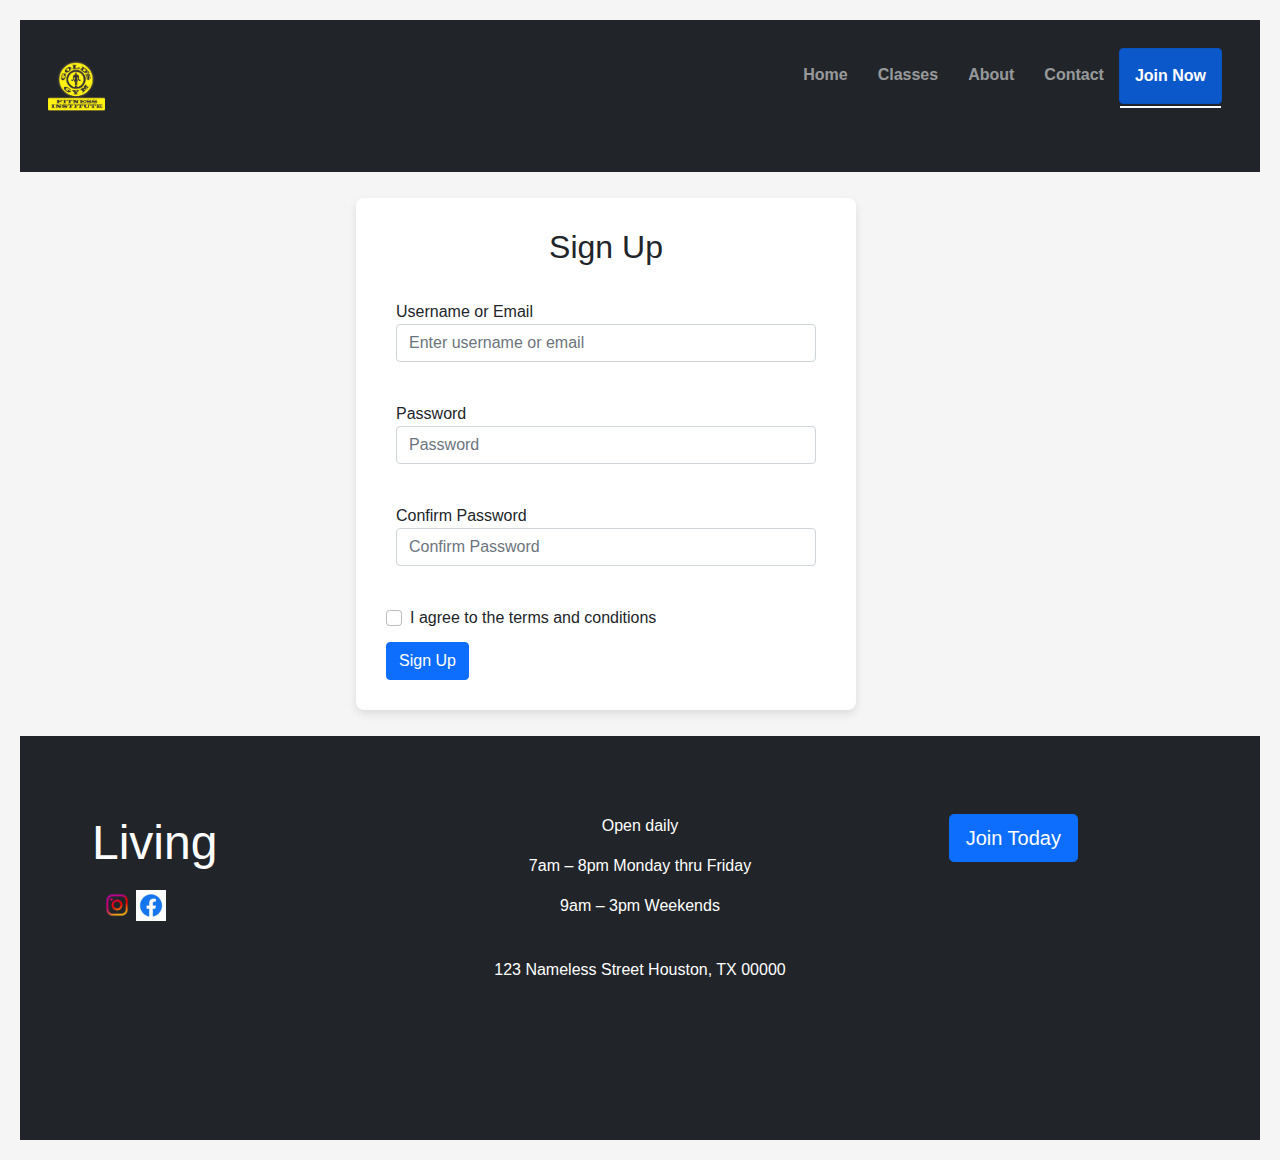
<file: signup.html>
<!DOCTYPE html>
<html lang="en">
<head>
    <meta charset="UTF-8">
    <meta name="viewport" content="width=device-width, initial-scale=1.0">
    <title>Sign Up</title>
    <!-- Bootstrap CSS -->
    <link rel="stylesheet" href="css/bootstrap.css">
    <link rel="stylesheet" href="css/my.css">
    <style>
           .navbar-brand img {
            max-height: 50px; /* Adjust the maximum height as needed */
            width: auto;
        }

        .navbar-nav .nav-item .nav-link {
            position: relative;
            transition: color 0.3s;
        }

        .navbar-nav .nav-item .nav-link::after {
            content: '';
            position: absolute;
            width: 100%;
            height: 2px;
            bottom: -5px;
            left: 0;
            background-color: transparent;
            transition: background-color 0.3s, width 0.3s;
        }

        .navbar-nav .nav-item .nav-link.active::after {
            background-color: #ffffff; /* Change to your preferred underline color */
            width: 100%;
        }
        /* Custom CSS for specific adjustments */
        .social-icons img {
            width: 30px; /* Adjust size of social icons */
            height: auto;
        }
        /* Custom CSS */
       
        body {
            font-family: Arial, sans-serif;
            background-color: #f5f5f5;
            padding: 20px;
        }

        /* Apply black border to all divs */
        div {
            padding: 10px; /* Add padding for space around elements */
            margin-bottom: 20px; /* Add margin bottom for spacing between sections */
            border-radius: 8px; /* Rounded corners for divs */
        }

        .form-container {
            max-width: 500px;
            margin: auto;
            background-color: #ffffff;
            padding: 30px;
            border-radius: 8px;
            box-shadow: 0 4px 8px rgba(0, 0, 0, 0.1);
        }
    </style>
</head>
<body>
    <nav class="navbar navbar-expand-lg navbar-dark bg-dark d-flex justify-content-end px-3">
        <div class="container-fluid">
            <a class="navbar-brand" href="#"><img src="images/Gold-Gym-Fitness-Institute-Logo-PNG.png" alt="International Gym Logo"></a>
            <button class="navbar-toggler" type="button" data-bs-toggle="collapse" data-bs-target="#navbarSupportedContent" aria-controls="navbarSupportedContent" aria-expanded="false" aria-label="Toggle navigation">
                <span class="navbar-toggler-icon"></span>
            </button>
            <div class="collapse navbar-collapse" id="navbarSupportedContent">
                <ul class="navbar-nav ms-auto">
                    <li class="nav-item">
                        <a class="nav-link" href="index.html">Home</a>
                    </li>
                    <li class="nav-item">
                        <a class="nav-link" href="classes.html">Classes</a>
                    </li>
                    <li class="nav-item">
                        <a class="nav-link" href="about.html" target="_blank">About</a>
                    </li>
                    <li class="nav-item">
                        <a class="nav-link" href="contact.html">Contact</a>
                    </li>
                    <li class="nav-item">
                        <a class="nav-link active btn btn-primary" href="contact.html">Join Now</a>
                    </li>
                </ul>
            </div>
        </div>
    </nav>
    <div class="container m-3">
        <div class="form-container">
            <h2 class="text-center mb-4">Sign Up</h2>
            <form id="signupForm" onsubmit="return validateForm()">
                <div class="form-group">
                    <label for="usernameEmail">Username or Email</label>
                    <input type="text" class="form-control" id="usernameEmail" placeholder="Enter username or email">
                    <small id="usernameEmailError" class="text-danger"></small>
                </div>
                <div class="form-group">
                    <label for="password">Password</label>
                    <input type="password" class="form-control" id="password" placeholder="Password">
                    <small id="passwordError" class="text-danger"></small>
                </div>
                <div class="form-group">
                    <label for="confirmPassword">Confirm Password</label>
                    <input type="password" class="form-control" id="confirmPassword" placeholder="Confirm Password">
                    <small id="confirmPasswordError" class="text-danger"></small>
                </div>
                <div class="form-group form-check">
                    <input type="checkbox" class="form-check-input" id="agreeCheck">
                    <label class="form-check-label" for="agreeCheck">I agree to the terms and conditions</label>
                    <small id="agreeCheckError" class="text-danger"></small>
                </div>
                <button type="submit" class="btn btn-primary btn-block">Sign Up</button>
            </form>
        </div>
    </div>
    <section class="join-section bg-dark text-white py-5">
        <div class="container">
            <div class="row">
                <div class="col-md-4 mb-4">
                    <h3 class="display-5">Living</h3>
                    <div class="social-icons">
                        <a href="https://www.instagram.com/" class="text-white"><img src="images/insta.png" alt="Instagram" class="img-fluid"></a>
                        <a href="https://www.facebook.com/" class="text-white"><img src="images/facebook.jpg" alt="Facebook" class="img-fluid"></a>
                    </div>
                </div>
                <div class="col-md-4 mb-4 text-center">
                    <p class="open-hours">Open daily</p>
                    <p>7am – 8pm Monday thru Friday</p>
                    <p>9am – 3pm Weekends</p>
                    <p><br> 123 Nameless Street Houston, TX 00000</p>
                </div>
                <div class="col-md-4 mb-4 text-center">
                    <a href="join.html" class="btn btn-lg btn-primary">Join Today</a>
                </div>
            </div>
        </div>
    </section>

    <!-- Bootstrap JS and dependencies -->
    
    <script src="js/bootstrap.js"></script>
    <script src="js/my.js"></script>
</body>
</html>
</file>
<file: css/my.css>
.navbar .navbar-nav .nav-item a{
    padding: 15px;
    font-weight: bold;
}
.navbar .navbar-nav .nav-btn{
    padding: 5px;
}
.text{
    position: absolute;
    top: 40%;
    font-size: 50px;

}
</file>
